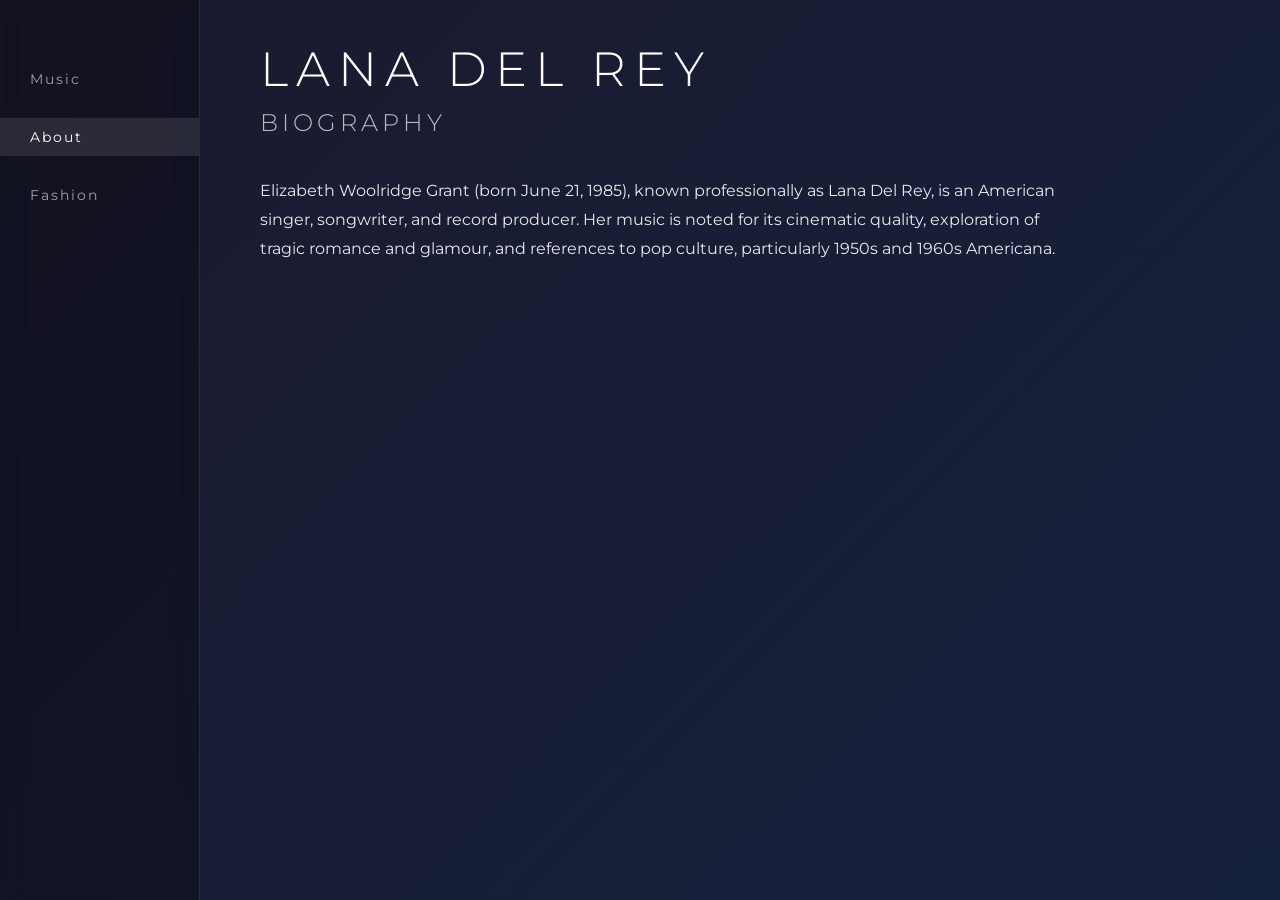
<file: lana-website/about.html>
<!DOCTYPE html>
<html lang="en">
<head>
    <meta charset="UTF-8">
    <meta name="viewport" content="width=device-width, initial-scale=1.0">
    <title>Lana Del Rey - About</title>
    <link href="https://fonts.googleapis.com/css2?family=Montserrat:wght@300;400;600&display=swap" rel="stylesheet">
    <link rel="stylesheet" href="style.css">
</head>
<body>
    <div class="container">
        <nav class="sidebar">
            <ul>
                <li><a href="index.html">Music</a></li>
                <li><a href="about.html" class="active">About</a></li>
                <li><a href="fashion.html">Fashion</a></li>
            </ul>
        </nav>
        <main class="content">
            <header>
                <h1>LANA DEL REY</h1>
                <h2>BIOGRAPHY</h2>
            </header>
            <div class="about-content">
                <p>Elizabeth Woolridge Grant (born June 21, 1985), known professionally as Lana Del Rey, is an American singer, songwriter, and record producer. Her music is noted for its cinematic quality, exploration of tragic romance and glamour, and references to pop culture, particularly 1950s and 1960s Americana.</p>
                <!-- Add more bio content here -->
            </div>
        </main>
    </div>
</body>
</html>
</file>
<file: lana-website/style.css>
/* Reset and base styles */
* {
    margin: 0;
    padding: 0;
    box-sizing: border-box;
}

body {
    font-family: 'Montserrat', sans-serif;
    background: linear-gradient(135deg, #1a1a2e 0%, #16213e 100%);
    color: #fff;
    min-height: 100vh;
}

/* Container with sidebar layout */
.container {
    display: flex;
    min-height: 100vh;
}

/* Sidebar navigation */
.sidebar {
    width: 200px;
    background: rgba(0, 0, 0, 0.3);
    backdrop-filter: blur(10px);
    padding: 40px 0;
    border-right: 1px solid rgba(255, 255, 255, 0.1);
}

.sidebar ul {
    list-style: none;
    position: sticky;
    top: 40px;
}

.sidebar li {
    margin: 20px 0;
}

.sidebar a {
    color: rgba(255, 255, 255, 0.6);
    text-decoration: none;
    font-size: 14px;
    letter-spacing: 2px;
    padding: 10px 30px;
    display: block;
    transition: all 0.3s ease;
}

.sidebar a:hover,
.sidebar a.active {
    color: #fff;
    background: rgba(255, 255, 255, 0.1);
}

/* Main content area */
.content {
    flex: 1;
    padding: 40px 60px;
}

/* Typography */
h1 {
    font-size: 48px;
    font-weight: 300;
    letter-spacing: 8px;
    margin-bottom: 10px;
}

h2 {
    font-size: 24px;
    font-weight: 300;
    letter-spacing: 4px;
    color: rgba(255, 255, 255, 0.7);
    margin-bottom: 40px;
}

.album-info {
    margin-bottom: 40px;
}

h3 {
    font-size: 28px;
    font-weight: 400;
    margin-bottom: 5px;
}

h4 {
    font-size: 20px;
    font-weight: 300;
    color: rgba(255, 255, 255, 0.8);
    margin-bottom: 10px;
}

.song-count {
    color: rgba(255, 255, 255, 0.5);
    font-size: 14px;
    letter-spacing: 1px;
}

/* Player section */
.player-section {
    background: rgba(255, 255, 255, 0.05);
    border-radius: 10px;
    padding: 30px;
    margin-bottom: 30px;
}

.now-playing {
    display: flex;
    justify-content: space-between;
    padding: 10px 0;
    border-bottom: 1px solid rgba(255, 255, 255, 0.1);
    margin-bottom: 20px;
    font-size: 14px;
    color: rgba(255, 255, 255, 0.6);
}

/* Playlist */
.playlist {
    list-style: none;
}

.playlist li {
    display: flex;
    justify-content: space-between;
    align-items: center;
    padding: 12px 0;
    border-bottom: 1px solid rgba(255, 255, 255, 0.05);
    transition: background 0.2s ease;
}

.playlist li:hover {
    background: rgba(255, 255, 255, 0.02);
}

.song-info {
    display: flex;
    align-items: center;
    gap: 20px;
}

.song-number {
    color: rgba(255, 255, 255, 0.3);
    font-size: 14px;
    width: 30px;
}

.song-title {
    font-size: 16px;
}

.song-duration {
    color: rgba(255, 255, 255, 0.5);
    font-size: 14px;
}

/* Play button */
.play-btn {
    background: none;
    border: 1px solid rgba(255, 255, 255, 0.3);
    color: white;
    width: 30px;
    height: 30px;
    border-radius: 50%;
    cursor: pointer;
    transition: all 0.3s ease;
}

.play-btn:hover {
    background: rgba(255, 255, 255, 0.2);
    border-color: white;
}

.play-btn.playing {
    background: #4CAF50;
    border-color: #4CAF50;
}

/* Download button */
.download-btn {
    background: rgba(255, 255, 255, 0.1);
    border: 1px solid rgba(255, 255, 255, 0.3);
    color: white;
    padding: 15px 40px;
    font-size: 16px;
    letter-spacing: 2px;
    cursor: pointer;
    transition: all 0.3s ease;
    border-radius: 30px;
    margin-top: 20px;
}

.download-btn:hover {
    background: rgba(255, 255, 255, 0.2);
    transform: translateY(-2px);
}

/* About and Fashion pages - simple extensions */
.about-content, .fashion-gallery {
    max-width: 800px;
    line-height: 1.8;
    color: rgba(255, 255, 255, 0.9);
}

.fashion-gallery {
    display: grid;
    grid-template-columns: repeat(auto-fill, minmax(250px, 1fr));
    gap: 20px;
    margin-top: 30px;
}

.fashion-item {
    background: rgba(255, 255, 255, 0.05);
    border-radius: 10px;
    overflow: hidden;
}

.fashion-item img {
    width: 100%;
    height: 300px;
    object-fit: cover;
}

.fashion-item p {
    padding: 15px;
    text-align: center;
}

/* Mobile responsive */
@media (max-width: 768px) {
    .container {
        flex-direction: column;
    }
    
    .sidebar {
        width: 100%;
        padding: 20px;
    }
    
    .sidebar ul {
        display: flex;
        justify-content: center;
        gap: 20px;
    }
    
    .sidebar a {
        padding: 10px 20px;
    }
    
    .content {
        padding: 20px;
    }
    
    h1 {
        font-size: 36px;
    }
}
</file>
